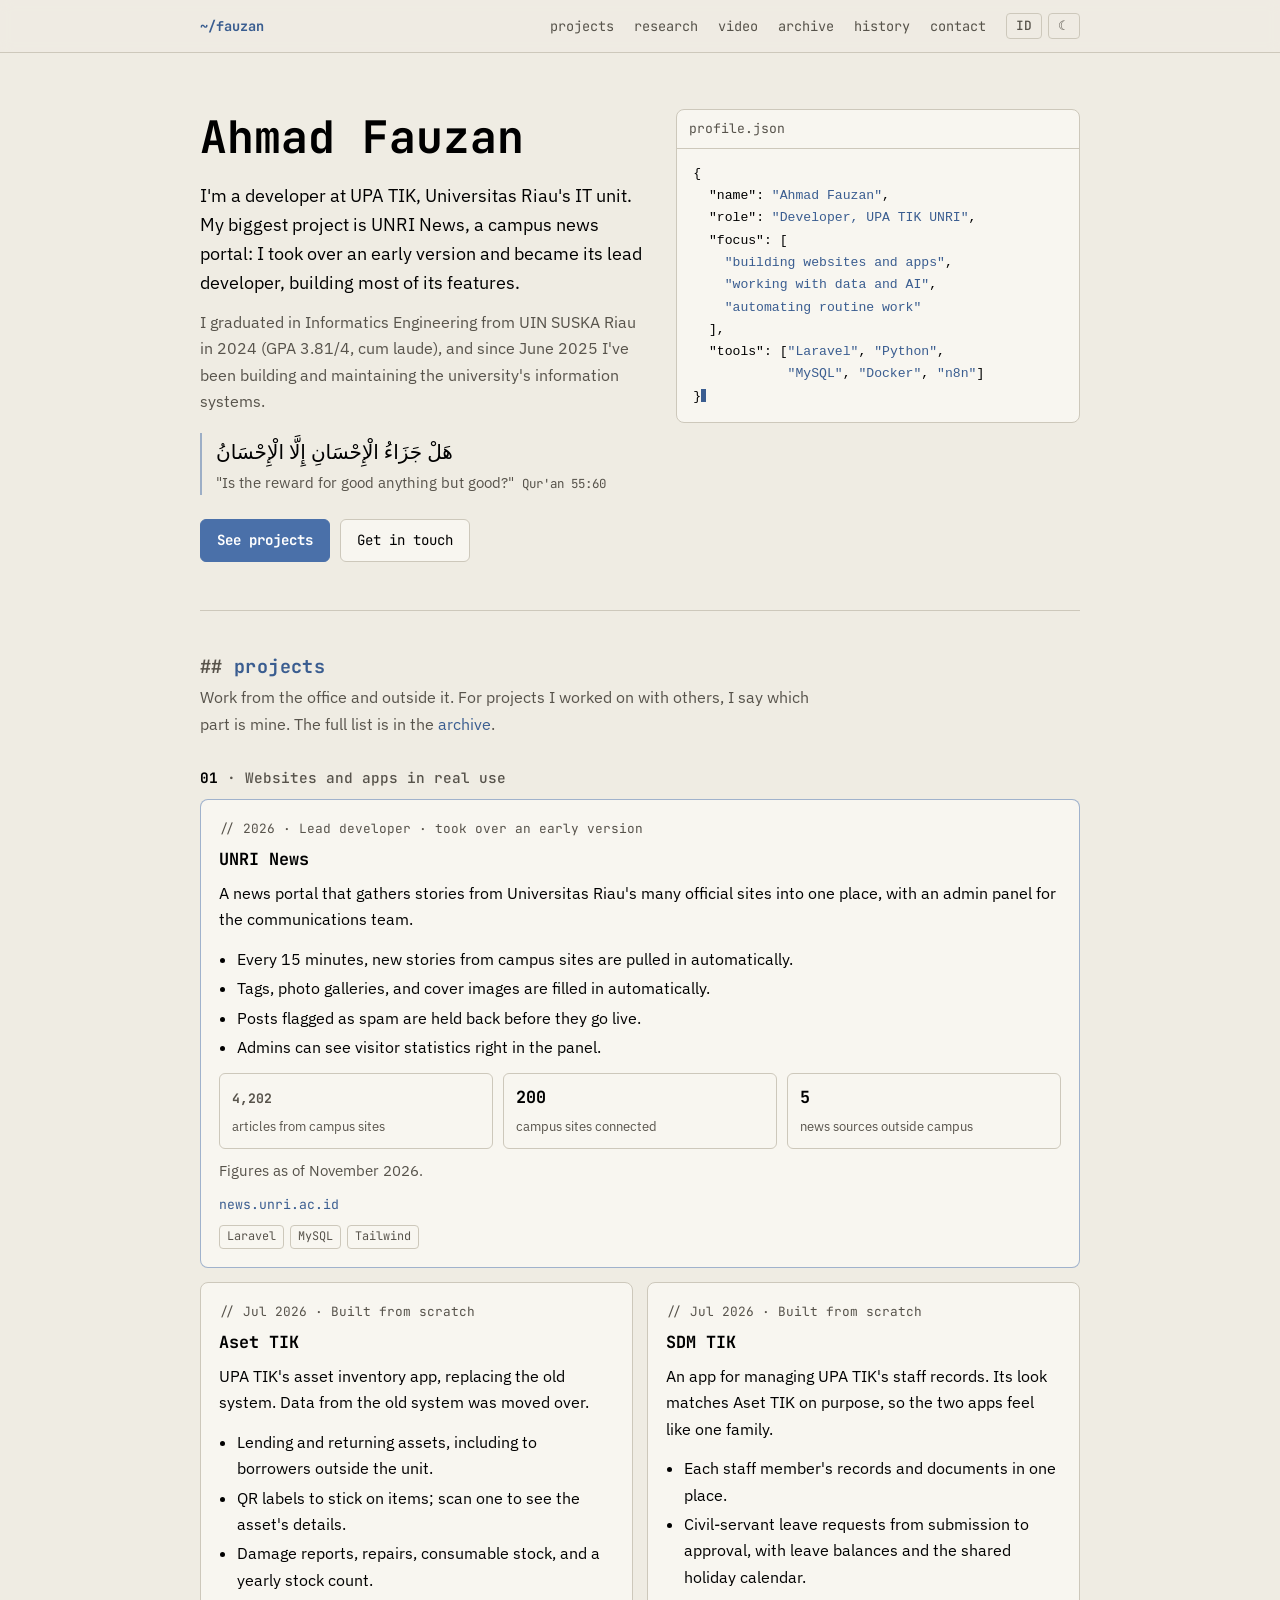
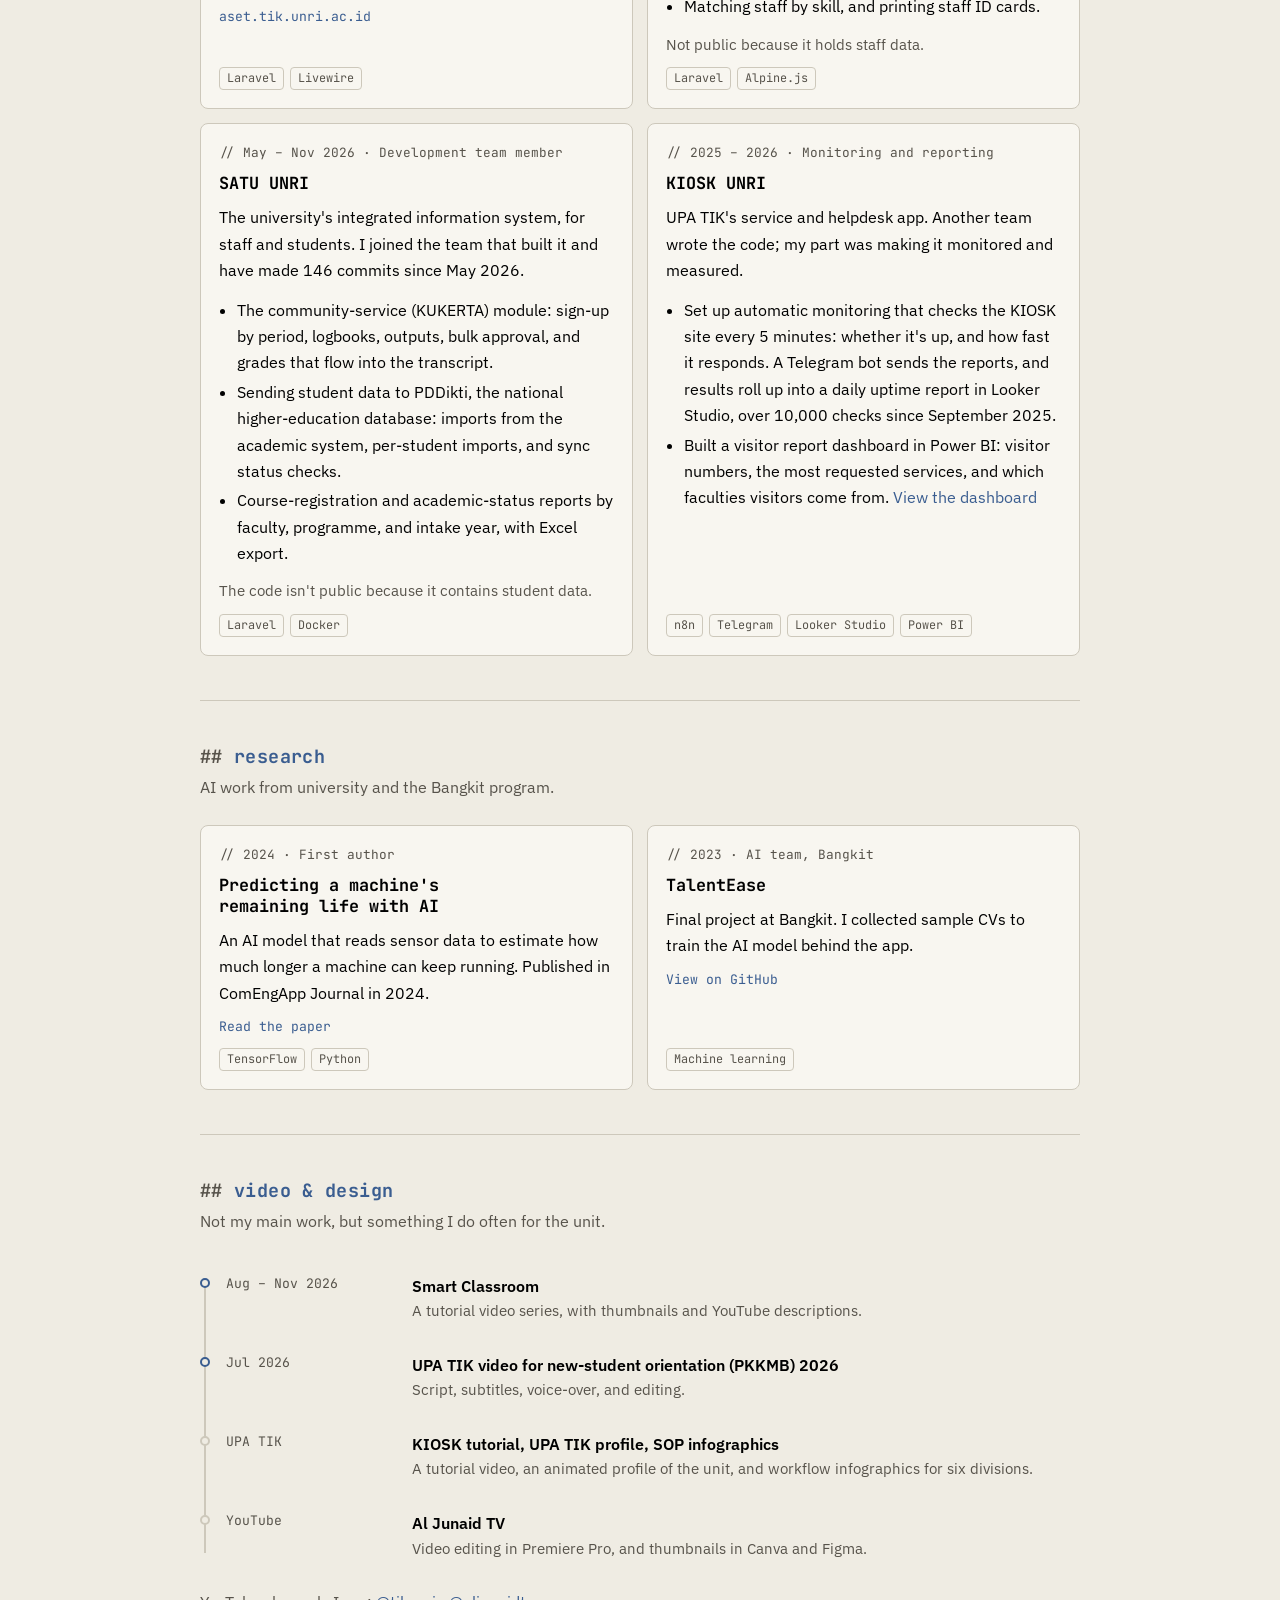
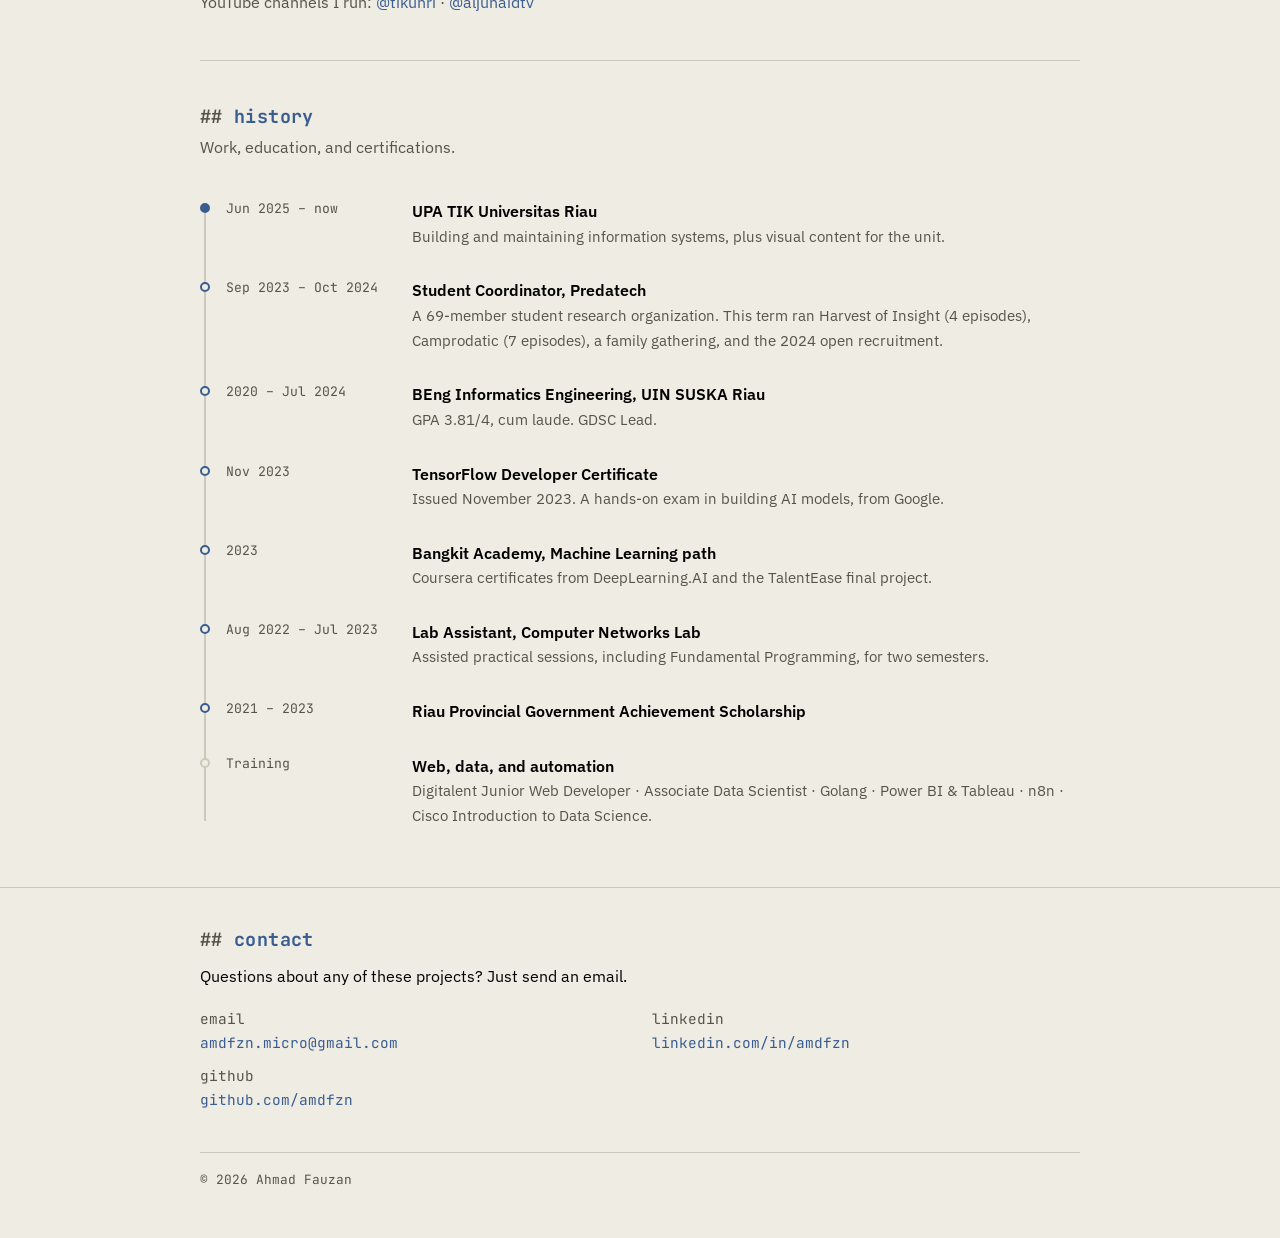
<file: index.html>
<!DOCTYPE html>
<html lang="en" data-title-id="Portofolio Ahmad Fauzan" data-title-en="Ahmad Fauzan · Portfolio">
<head>
<meta charset="utf-8">
<meta name="viewport" content="width=device-width, initial-scale=1">
<title>Ahmad Fauzan · Portfolio</title>
<meta property="og:type" content="website">
<meta property="og:title" content="Ahmad Fauzan — Backend &amp; Applied AI Developer">
<meta property="og:description" content="Laravel, Python, TensorFlow, n8n. UPA TIK Universitas Riau.">
<meta property="og:url" content="https://amdfzn.github.io/portfolio/">
<meta property="og:image" content="https://amdfzn.github.io/portfolio/og-image.png">
<meta property="og:image:width" content="1200">
<meta property="og:image:height" content="630">
<meta name="twitter:card" content="summary_large_image">
<link rel="preconnect" href="https://fonts.googleapis.com">
<link rel="preconnect" href="https://fonts.gstatic.com" crossorigin>
<link href="https://fonts.googleapis.com/css2?family=IBM+Plex+Sans:wght@400;500;600&family=JetBrains+Mono:wght@400;500;700&display=swap" rel="stylesheet">
<link rel="stylesheet" href="site.css">
<script src="site.js"></script>
<style>
/* Layout: satu kolom 920px, kotak profil, kelompok proyek, lalu riwayat dan kontak. Warna di site.css. */
* { box-sizing: border-box; }
html { scroll-behavior: smooth; }
body { margin: 0; background: var(--bg); color: var(--text); font: 400 16px/1.65 var(--sans); }
a { color: var(--accent); text-decoration: none; }
a:hover { text-decoration: underline; }
:focus-visible { outline: 2px solid var(--accent); outline-offset: 3px; }
.wrap { max-width: 920px; margin: 0 auto; padding: 0 20px; }
h1, h2, h3 { font-family: var(--mono); font-weight: 700; margin: 0; text-wrap: balance; line-height: 1.25; }
h2 { font-size: 1.15rem; color: var(--accent); letter-spacing: .02em; }
h2::before { content: "## "; color: var(--muted); }
h3 { font-size: 1.05rem; color: var(--text); }
p { margin: 0; }
.ph { font-family: var(--mono); font-size: .85em; color: var(--accent); background: var(--accent-soft); border: 1px dashed var(--accent-line); border-radius: 4px; padding: 0 5px; white-space: nowrap; }

/* hero */
.hero { padding: 56px 0 48px; display: grid; grid-template-columns: 1.1fr 1fr; gap: 32px; align-items: start; }
.hero h1 { font-size: clamp(1.9rem, 5vw, 2.8rem); }
.hero .lead { margin-top: 16px; font-size: 1.1rem; max-width: 52ch; }
.hero .sub { margin-top: 12px; color: var(--muted); max-width: 52ch; }
.ayat { margin: 18px 0 0; padding-left: 14px; border-left: 2px solid var(--accent-line); color: var(--muted); font-size: .92rem; }
.ayat [lang="ar"] { font-size: 1.25rem; color: var(--text); line-height: 1.9; text-align: left; }
.ayat cite { white-space: nowrap; font-style: normal; font-family: var(--mono); font-size: .78rem; margin-left: 4px; }
.cta { display: flex; flex-wrap: wrap; gap: 10px; margin-top: 24px; }
.btn { font-family: var(--mono); font-size: .88rem; padding: 9px 16px; border-radius: 6px; border: 1px solid var(--line); color: var(--text); background: var(--surface); }
.btn.primary { background: var(--blue); color: #fff; border-color: var(--blue); font-weight: 700; }
.btn:hover { text-decoration: none; border-color: var(--accent); }
.term { background: var(--surface); border: 1px solid var(--line); border-radius: 8px; overflow: hidden; font-family: var(--mono); font-size: .82rem; }
.term .bar { padding: 8px 12px; border-bottom: 1px solid var(--line); color: var(--muted); }
.term pre { margin: 0; padding: 14px 16px; overflow-x: auto; line-height: 1.7; }
.k { color: var(--text); } .s { color: var(--accent); }

section { padding: 44px 0; border-top: 1px solid var(--line); }
.sec-head { display: flex; flex-direction: column; gap: 6px; margin-bottom: 24px; }
.sec-head p { color: var(--muted); max-width: 62ch; }

/* proyek */
.group { margin-top: 32px; }
.group > h3 { font-size: .9rem; color: var(--muted); font-weight: 500; margin-bottom: 12px; }
.group > h3 b { color: var(--text); }
.cards { display: grid; grid-template-columns: repeat(2, 1fr); gap: 14px; }
.card { background: var(--surface); border: 1px solid var(--line); border-radius: 8px; padding: 18px; display: flex; flex-direction: column; gap: 10px; }
.card.feature { grid-column: 1 / -1; border-color: var(--accent-line); }
.card .role { font-family: var(--mono); font-size: .8rem; color: var(--muted); }
.card .role::before { content: "// "; }
.card ul { margin: 0; padding-left: 18px; }
.card li { margin: 3px 0; }
.card .muted { color: var(--muted); font-size: .92rem; }
.tags { display: flex; flex-wrap: wrap; gap: 6px; margin-top: auto; }
.tags span { font-family: var(--mono); font-size: .74rem; color: var(--muted); border: 1px solid var(--line); border-radius: 4px; padding: 1px 7px; }
.links { display: flex; gap: 14px; flex-wrap: wrap; font-family: var(--mono); font-size: .82rem; }
.stats { display: grid; grid-template-columns: repeat(3, 1fr); gap: 10px; }
.stats div { border: 1px solid var(--line); border-radius: 6px; padding: 10px 12px; }
.stats b { display: block; font-family: var(--mono); font-size: 1.05rem; }
.stats span { font-size: .82rem; color: var(--muted); }

/* daftar: garis waktu vertikal, urut dari yang terbaru */
.rows { position: relative; }
.rows::before { content: ""; position: absolute; left: 4px; top: 22px; bottom: 22px; width: 2px; background: var(--line); }
.row { position: relative; display: grid; grid-template-columns: 170px 1fr; gap: 16px; padding: 14px 0 14px 26px; }
.row::before { content: ""; position: absolute; left: 0; top: 19px; width: 10px; height: 10px; border-radius: 50%; background: var(--bg); border: 2px solid var(--accent); box-sizing: border-box; }
.row.now::before { background: var(--accent); }
.row.nodate::before { border-color: var(--line); }
.row .when { font-family: var(--mono); font-size: .82rem; color: var(--muted); }
.row b { font-weight: 600; }
.row p { color: var(--muted); font-size: .94rem; }
.after { margin-top: 14px; color: var(--muted); }

footer { padding: 40px 0 48px; border-top: 1px solid var(--line); }
footer .note { margin-top: 12px; max-width: 60ch; }
footer .contact { display: grid; grid-template-columns: repeat(2, 1fr); gap: 10px 24px; font-family: var(--mono); font-size: .9rem; margin-top: 18px; }
footer .contact span { color: var(--muted); }
.copy { margin-top: 40px; padding-top: 16px; border-top: 1px solid var(--line); display: flex; justify-content: space-between; gap: 12px; flex-wrap: wrap; color: var(--muted); font-size: .8rem; font-family: var(--mono); }
.caret { display: inline-block; width: .6ch; height: 1em; background: var(--accent); vertical-align: -2px; animation: blink 1.1s steps(1) infinite; }
@keyframes blink { 50% { opacity: 0; } }
@media (prefers-reduced-motion: reduce) { .caret { animation: none; } html { scroll-behavior: auto; } }
@media (max-width: 760px) {
  .hero { grid-template-columns: 1fr; padding-top: 36px; }
  .cards { grid-template-columns: 1fr; }
  .stats { grid-template-columns: 1fr; }
  .row { grid-template-columns: 1fr; gap: 4px; }
  footer .contact { grid-template-columns: 1fr; }
}
</style>
</head>
<body>

<nav class="nav" aria-label="Menu">
  <div class="wrap">
    <a class="brand" href="#atas">~/fauzan</a>
    <div class="menu" id="menu">
      <a href="#proyek"><span lang="id">proyek</span><span lang="en">projects</span></a>
      <a href="#riset"><span lang="id">riset</span><span lang="en">research</span></a>
      <a href="#video">video</a>
      <a href="eksplorasi.html"><span lang="id">eksplorasi</span><span lang="en">archive</span></a>
      <a href="#riwayat"><span lang="id">riwayat</span><span lang="en">history</span></a>
      <a href="#kontak"><span lang="id">kontak</span><span lang="en">contact</span></a>
    </div>
    <div class="toggles"><button id="bahasa" type="button">ID</button><button id="tema" type="button">☀</button><button class="burger" type="button" aria-label="Menu" aria-controls="menu" aria-expanded="false">☰</button></div>
  </div>
</nav>

<main class="wrap" id="atas">

  <header class="hero">
    <div>
      <h1>Ahmad Fauzan</h1>
      <p class="lead" lang="id">Saya developer di UPA TIK Universitas Riau. Proyek terbesar saya UNRI News, portal berita kampus: saya melanjutkan versi awalnya, lalu menjadi developer utama yang mengerjakan sebagian besar fiturnya.</p>
      <p class="lead" lang="en">I'm a developer at UPA TIK, Universitas Riau's IT unit. My biggest project is UNRI News, a campus news portal: I took over an early version and became its lead developer, building most of its features.</p>
      <p class="sub" lang="id">Lulus S1 Teknik Informatika UIN SUSKA Riau tahun 2024 (IPK 3,81, cum laude), lalu sejak Juni 2025 mengembangkan dan merawat sistem informasi kampus.</p>
      <p class="sub" lang="en">I graduated in Informatics Engineering from UIN SUSKA Riau in 2024 (GPA 3.81/4, cum laude), and since June 2025 I've been building and maintaining the university's information systems.</p>
      <blockquote class="ayat">
        <p lang="ar" dir="rtl">هَلْ جَزَاءُ الْإِحْسَانِ إِلَّا الْإِحْسَانُ</p>
        <p lang="id">"Tidak ada balasan untuk kebaikan selain kebaikan (pula)." <cite>QS. Ar-Rahman: 60</cite></p>
        <p lang="en">"Is the reward for good anything but good?" <cite>Qur'an 55:60</cite></p>
      </blockquote>
      <div class="cta">
        <a class="btn primary" href="#proyek"><span lang="id">Lihat proyek</span><span lang="en">See projects</span></a>
        <a class="btn" href="#kontak"><span lang="id">Hubungi saya</span><span lang="en">Get in touch</span></a>
      </div>
    </div>
    <div class="term">
      <div class="bar"><span lang="id">profil.json</span><span lang="en">profile.json</span></div>
<pre lang="id">{
  <span class="k">"nama"</span>: <span class="s">"Ahmad Fauzan"</span>,
  <span class="k">"posisi"</span>: <span class="s">"Pengembang, UPA TIK UNRI"</span>,
  <span class="k">"fokus"</span>: [
    <span class="s">"membangun website dan aplikasi"</span>,
    <span class="s">"mengolah data dan AI"</span>,
    <span class="s">"mengotomatiskan pekerjaan"</span>
  ],
  <span class="k">"alat"</span>: [<span class="s">"Laravel"</span>, <span class="s">"Python"</span>,
           <span class="s">"MySQL"</span>, <span class="s">"Docker"</span>, <span class="s">"n8n"</span>]
}<span class="caret" aria-hidden="true"></span></pre>
<pre lang="en">{
  <span class="k">"name"</span>: <span class="s">"Ahmad Fauzan"</span>,
  <span class="k">"role"</span>: <span class="s">"Developer, UPA TIK UNRI"</span>,
  <span class="k">"focus"</span>: [
    <span class="s">"building websites and apps"</span>,
    <span class="s">"working with data and AI"</span>,
    <span class="s">"automating routine work"</span>
  ],
  <span class="k">"tools"</span>: [<span class="s">"Laravel"</span>, <span class="s">"Python"</span>,
            <span class="s">"MySQL"</span>, <span class="s">"Docker"</span>, <span class="s">"n8n"</span>]
}<span class="caret" aria-hidden="true"></span></pre>
    </div>
  </header>

  <section id="proyek">
    <div class="sec-head">
      <h2><span lang="id">proyek</span><span lang="en">projects</span></h2>
      <p lang="id">Yang saya kerjakan di kantor dan di luar jam kerja. Untuk proyek yang saya kerjakan bersama orang lain, saya tulis bagian mana yang saya pegang. Daftar lengkapnya ada di <a href="eksplorasi.html">halaman eksplorasi</a>.</p>
      <p lang="en">Work from the office and outside it. For projects I worked on with others, I say which part is mine. The full list is in the <a href="eksplorasi.html">archive</a>.</p>
    </div>

    <div class="group">
      <h3><b>01</b> · <span lang="id">Website dan aplikasi yang sudah dipakai</span><span lang="en">Websites and apps in real use</span></h3>
      <div class="cards">

        <article class="card feature">
          <span class="role"><span lang="id">2026 · Developer utama · melanjutkan versi awal</span><span lang="en">2026 · Lead developer · took over an early version</span></span>
          <h3>UNRI News</h3>
          <p lang="id">Portal berita yang mengumpulkan kabar dari banyak situs resmi Universitas Riau di satu tempat, dengan panel admin untuk tim humas.</p>
          <p lang="en">A news portal that gathers stories from Universitas Riau's many official sites into one place, with an admin panel for the communications team.</p>
          <ul>
            <li lang="id">Setiap 15 menit, berita baru dari situs-situs kampus diambil otomatis.</li>
            <li lang="en">Every 15 minutes, new stories from campus sites are pulled in automatically.</li>
            <li lang="id">Tag, galeri foto, dan gambar sampul diisi otomatis.</li>
            <li lang="en">Tags, photo galleries, and cover images are filled in automatically.</li>
            <li lang="id">Tulisan yang terdeteksi spam ditahan sebelum tampil.</li>
            <li lang="en">Posts flagged as spam are held back before they go live.</li>
            <li lang="id">Admin bisa melihat statistik pengunjung langsung dari panel.</li>
            <li lang="en">Admins can see visitor statistics right in the panel.</li>
          </ul>
          <div class="stats">
            <div><b><span lang="id">4.202</span><span lang="en">4,202</span></b><span lang="id">artikel dari situs-situs kampus</span><span lang="en">articles from campus sites</span></div>
            <div><b>200</b><span lang="id">situs kampus terhubung</span><span lang="en">campus sites connected</span></div>
            <div><b>5</b><span lang="id">sumber berita dari luar kampus</span><span lang="en">news sources outside campus</span></div>
          </div>
          <p class="muted" lang="id">Angka per November 2026.</p>
          <p class="muted" lang="en">Figures as of November 2026.</p>
          <div class="links"><a href="https://news.unri.ac.id" target="_blank" rel="noopener">news.unri.ac.id</a></div>
          <div class="tags"><span>Laravel</span><span>MySQL</span><span>Tailwind</span></div>
        </article>

        <article class="card">
          <span class="role"><span lang="id">Jul 2026 · Saya bangun dari nol</span><span lang="en">Jul 2026 · Built from scratch</span></span>
          <h3>Aset TIK</h3>
          <p lang="id">Aplikasi inventaris aset UPA TIK yang menggantikan sistem lama. Data dari sistem lama dipindahkan ke aplikasi ini.</p>
          <p lang="en">UPA TIK's asset inventory app, replacing the old system. Data from the old system was moved over.</p>
          <ul>
            <li lang="id">Peminjaman dan pengembalian aset, termasuk ke peminjam dari luar unit.</li>
            <li lang="en">Lending and returning assets, including to borrowers outside the unit.</li>
            <li lang="id">Label QR untuk ditempel di barang; dipindai untuk melihat info asetnya.</li>
            <li lang="en">QR labels to stick on items; scan one to see the asset's details.</li>
            <li lang="id">Laporan kerusakan, perbaikan, stok barang habis pakai, dan stock opname tahunan.</li>
            <li lang="en">Damage reports, repairs, consumable stock, and a yearly stock count.</li>
          </ul>
          <div class="links"><a href="https://aset.tik.unri.ac.id" target="_blank" rel="noopener">aset.tik.unri.ac.id</a></div>
          <div class="tags"><span>Laravel</span><span>Livewire</span></div>
        </article>

        <article class="card">
          <span class="role"><span lang="id">Jul 2026 · Saya bangun dari nol</span><span lang="en">Jul 2026 · Built from scratch</span></span>
          <h3>SDM TIK</h3>
          <p lang="id">Aplikasi pengelolaan data pegawai UPA TIK. Tampilannya sengaja disamakan dengan Aset TIK supaya kedua aplikasi terasa satu keluarga.</p>
          <p lang="en">An app for managing UPA TIK's staff records. Its look matches Aset TIK on purpose, so the two apps feel like one family.</p>
          <ul>
            <li lang="id">Data dan dokumen tiap pegawai di satu tempat.</li>
            <li lang="en">Each staff member's records and documents in one place.</li>
            <li lang="id">Pengajuan cuti ASN dari awal sampai disetujui, lengkap dengan sisa cuti dan kalender cuti bersama.</li>
            <li lang="en">Civil-servant leave requests from submission to approval, with leave balances and the shared holiday calendar.</li>
            <li lang="id">Pencocokan keahlian pegawai, dan cetak kartu identitas pegawai.</li>
            <li lang="en">Matching staff by skill, and printing staff ID cards.</li>
          </ul>
          <p class="muted" lang="id">Tidak dipublikasikan karena berisi data pegawai.</p>
          <p class="muted" lang="en">Not public because it holds staff data.</p>
          <div class="tags"><span>Laravel</span><span>Alpine.js</span></div>
        </article>

        <article class="card">
          <span class="role"><span lang="id">Mei – Nov 2026 · Anggota tim pengembang</span><span lang="en">May – Nov 2026 · Development team member</span></span>
          <h3>SATU UNRI</h3>
          <p lang="id">Sistem informasi terpadu kampus, untuk admin dan mahasiswa. Saya bergabung dengan tim yang sudah lebih dulu membangunnya, dan sejak Mei 2026 menulis 146 commit di dalamnya.</p>
          <p lang="en">The university's integrated information system, for staff and students. I joined the team that built it and have made 146 commits since May 2026.</p>
          <ul>
            <li lang="id">Modul KUKERTA (kuliah kerja nyata): pendaftaran per periode, logbook, luaran, persetujuan massal, sampai nilai yang masuk ke transkrip.</li>
            <li lang="en">The community-service (KUKERTA) module: sign-up by period, logbooks, outputs, bulk approval, and grades that flow into the transcript.</li>
            <li lang="id">Pengiriman data mahasiswa ke PDDikti: impor dari sistem akademik, impor per NIM, dan pengecekan status sinkronisasi.</li>
            <li lang="en">Sending student data to PDDikti, the national higher-education database: imports from the academic system, per-student imports, and sync status checks.</li>
            <li lang="id">Rekap status KRS dan status akademik mahasiswa per fakultas, prodi, dan angkatan, lengkap dengan ekspor Excel.</li>
            <li lang="en">Course-registration and academic-status reports by faculty, programme, and intake year, with Excel export.</li>
          </ul>
          <p class="muted" lang="id">Kode dan data tidak dipublikasikan karena berisi data mahasiswa.</p>
          <p class="muted" lang="en">The code isn't public because it contains student data.</p>
          <div class="tags"><span>Laravel</span><span>Docker</span></div>
        </article>

        <article class="card">
          <span class="role"><span lang="id">2025 – 2026 · Pemantauan dan laporan</span><span lang="en">2025 – 2026 · Monitoring and reporting</span></span>
          <h3>KIOSK UNRI</h3>
          <p lang="id">Aplikasi layanan dan helpdesk UPA TIK. Kodenya ditulis tim lain; bagian saya membuat aplikasi ini terpantau dan terukur.</p>
          <p lang="en">UPA TIK's service and helpdesk app. Another team wrote the code; my part was making it monitored and measured.</p>
          <ul>
            <li lang="id">Membuat pemantauan otomatis yang memeriksa situs KIOSK setiap 5 menit: hidup atau mati, dan seberapa cepat merespons. Laporannya dikirim lewat bot Telegram dan direkap jadi laporan uptime harian di Looker Studio, lebih dari 10.000 pemeriksaan sejak September 2025.</li>
            <li lang="en">Set up automatic monitoring that checks the KIOSK site every 5 minutes: whether it's up, and how fast it responds. A Telegram bot sends the reports, and results roll up into a daily uptime report in Looker Studio, over 10,000 checks since September 2025.</li>
            <li lang="id">Membuat dashboard laporan pengunjung di Power BI: jumlah pengunjung, layanan yang paling banyak dicari, dan asal fakultas. <a href="https://app.powerbi.com/view?r=eyJrIjoiNWRhMzQ4OWMtNmQ3Ny00YjRiLWE1ZmUtZmEyMWJhMWMzMDg4IiwidCI6IjEwOTc3MWNhLTE3NmQtNGMxMS05M2E2LTNjYTk0YjA4ZGYyZiIsImMiOjEwfQ%3D%3D" target="_blank" rel="noopener">Lihat dashboard</a></li>
            <li lang="en">Built a visitor report dashboard in Power BI: visitor numbers, the most requested services, and which faculties visitors come from. <a href="https://app.powerbi.com/view?r=eyJrIjoiNWRhMzQ4OWMtNmQ3Ny00YjRiLWE1ZmUtZmEyMWJhMWMzMDg4IiwidCI6IjEwOTc3MWNhLTE3NmQtNGMxMS05M2E2LTNjYTk0YjA4ZGYyZiIsImMiOjEwfQ%3D%3D" target="_blank" rel="noopener">View the dashboard</a></li>
          </ul>
          <div class="tags"><span>n8n</span><span>Telegram</span><span>Looker Studio</span><span>Power BI</span></div>
        </article>

      </div>
    </div>
  </section>

  <section id="riset">
    <div class="sec-head">
      <h2><span lang="id">riset</span><span lang="en">research</span></h2>
      <p lang="id">Pekerjaan AI dari masa kuliah dan program Bangkit.</p>
      <p lang="en">AI work from university and the Bangkit program.</p>
    </div>
    <div class="cards">
      <article class="card">
        <span class="role"><span lang="id">2024 · Penulis pertama</span><span lang="en">2024 · First author</span></span>
        <h3><span lang="id">Memprediksi sisa umur mesin dengan AI</span><span lang="en">Predicting a machine's remaining life with AI</span></h3>
        <p lang="id">Model AI yang membaca data sensor untuk memperkirakan berapa lama lagi sebuah mesin bisa dipakai. Terbit di ComEngApp Journal tahun 2024.</p>
        <p lang="en">An AI model that reads sensor data to estimate how much longer a machine can keep running. Published in ComEngApp Journal in 2024.</p>
        <div class="links"><a href="https://doi.org/10.18495/comengapp.v13i3.484" target="_blank" rel="noopener"><span lang="id">Baca paper</span><span lang="en">Read the paper</span></a></div>
        <div class="tags"><span>TensorFlow</span><span>Python</span></div>
      </article>
      <article class="card">
        <span class="role"><span lang="id">2023 · Tim AI, Bangkit</span><span lang="en">2023 · AI team, Bangkit</span></span>
        <h3>TalentEase</h3>
        <p lang="id">Proyek akhir Bangkit. Saya mengumpulkan contoh CV untuk melatih model AI yang dipakai aplikasinya.</p>
        <p lang="en">Final project at Bangkit. I collected sample CVs to train the AI model behind the app.</p>
        <div class="links"><a href="https://github.com/talentease" target="_blank" rel="noopener"><span lang="id">Lihat di GitHub</span><span lang="en">View on GitHub</span></a></div>
        <div class="tags"><span>Machine learning</span></div>
      </article>
    </div>
  </section>

  <section id="video">
    <div class="sec-head">
      <h2><span lang="id">video &amp; desain</span><span lang="en">video &amp; design</span></h2>
      <p lang="id">Bukan pekerjaan utama saya, tapi cukup sering saya kerjakan untuk unit.</p>
      <p lang="en">Not my main work, but something I do often for the unit.</p>
    </div>
    <div class="rows">
      <div class="row"><div class="when"><span lang="id">Agu – Nov 2026</span><span lang="en">Aug – Nov 2026</span></div><div><b>Smart Classroom</b><p lang="id">Seri video tutorial, lengkap dengan gambar sampul dan deskripsinya di YouTube.</p><p lang="en">A tutorial video series, with thumbnails and YouTube descriptions.</p></div></div>
      <div class="row"><div class="when">Jul 2026</div><div><b><span lang="id">Video PKKMB 2026 UPA TIK</span><span lang="en">UPA TIK video for new-student orientation (PKKMB) 2026</span></b><p lang="id">Menulis naskah, membuat subtitle, mengisi suara, dan mengedit.</p><p lang="en">Script, subtitles, voice-over, and editing.</p></div></div>
      <div class="row nodate"><div class="when">UPA TIK</div><div><b><span lang="id">Tutorial KIOSK, profil UPA TIK, infografis SOP</span><span lang="en">KIOSK tutorial, UPA TIK profile, SOP infographics</span></b><p lang="id">Video tutorial, video animasi profil unit, dan infografis alur kerja enam divisi.</p><p lang="en">A tutorial video, an animated profile of the unit, and workflow infographics for six divisions.</p></div></div>
      <div class="row nodate"><div class="when">YouTube</div><div><b>Al Junaid TV</b><p lang="id">Mengedit video dengan Premiere Pro, dan membuat thumbnail di Canva dan Figma.</p><p lang="en">Video editing in Premiere Pro, and thumbnails in Canva and Figma.</p></div></div>
    </div>
    <p class="after"><span lang="id">Channel YouTube yang saya kelola:</span><span lang="en">YouTube channels I run:</span> <a href="https://www.youtube.com/@tikunri" target="_blank" rel="noopener">@tikunri</a> · <a href="https://www.youtube.com/@aljunaidtv" target="_blank" rel="noopener">@aljunaidtv</a></p>
  </section>

  <section id="riwayat">
    <div class="sec-head">
      <h2><span lang="id">riwayat</span><span lang="en">history</span></h2>
      <p lang="id">Pengalaman, pendidikan, dan sertifikasi.</p>
      <p lang="en">Work, education, and certifications.</p>
    </div>
    <div class="rows">
      <div class="row now"><div class="when"><span lang="id">Jun 2025 – sekarang</span><span lang="en">Jun 2025 – now</span></div><div><b>UPA TIK Universitas Riau</b><p lang="id">Pengembangan dan pemeliharaan sistem informasi, serta produksi konten visual unit.</p><p lang="en">Building and maintaining information systems, plus visual content for the unit.</p></div></div>
      <div class="row"><div class="when"><span lang="id">Sep 2023 – Okt 2024</span><span lang="en">Sep 2023 – Oct 2024</span></div><div><b><span lang="id">Koordinator Mahasiswa, Predatech</span><span lang="en">Student Coordinator, Predatech</span></b><p lang="id">Organisasi riset mahasiswa dengan 69 anggota. Pada periode ini berjalan Harvest of Insight (4 episode), Camprodatic (7 episode), Family Gathering, dan open recruitment 2024.</p><p lang="en">A 69-member student research organization. This term ran Harvest of Insight (4 episodes), Camprodatic (7 episodes), a family gathering, and the 2024 open recruitment.</p></div></div>
      <div class="row"><div class="when">2020 – Jul 2024</div><div><b><span lang="id">S1 Teknik Informatika, UIN SUSKA Riau</span><span lang="en">BEng Informatics Engineering, UIN SUSKA Riau</span></b><p lang="id">IPK 3,81, cum laude. Lead GDSC.</p><p lang="en">GPA 3.81/4, cum laude. GDSC Lead.</p></div></div>
      <div class="row"><div class="when">Nov 2023</div><div><b>TensorFlow Developer Certificate</b><p lang="id">Diterbitkan November 2023. Ujian praktik membuat model AI, dari Google.</p><p lang="en">Issued November 2023. A hands-on exam in building AI models, from Google.</p></div></div>
      <div class="row"><div class="when">2023</div><div><b><span lang="id">Bangkit Academy, jalur Machine Learning</span><span lang="en">Bangkit Academy, Machine Learning path</span></b><p lang="id">Sertifikat Coursera dari DeepLearning.AI dan proyek akhir TalentEase.</p><p lang="en">Coursera certificates from DeepLearning.AI and the TalentEase final project.</p></div></div>
      <div class="row"><div class="when"><span lang="id">Agu 2022 – Jul 2023</span><span lang="en">Aug 2022 – Jul 2023</span></div><div><b><span lang="id">Asisten Laboratorium Jaringan Komputer</span><span lang="en">Lab Assistant, Computer Networks Lab</span></b><p lang="id">Mendampingi praktikum, termasuk Pemrograman Fundamental, selama dua semester.</p><p lang="en">Assisted practical sessions, including Fundamental Programming, for two semesters.</p></div></div>
      <div class="row"><div class="when">2021 – 2023</div><div><b><span lang="id">Beasiswa Prestasi Pemerintah Provinsi Riau</span><span lang="en">Riau Provincial Government Achievement Scholarship</span></b></div></div>
      <div class="row nodate"><div class="when"><span lang="id">Pelatihan</span><span lang="en">Training</span></div><div><b><span lang="id">Web, data, dan otomasi</span><span lang="en">Web, data, and automation</span></b><p>Digitalent Junior Web Developer · Associate Data Scientist · Golang · Power BI &amp; Tableau · n8n · Cisco Introduction to Data Science.</p></div></div>
    </div>
  </section>

</main>

<footer id="kontak">
  <div class="wrap">
    <h2><span lang="id">kontak</span><span lang="en">contact</span></h2>
    <p class="note" lang="id">Ada pertanyaan soal salah satu proyek? Kirim email saja.</p>
    <p class="note" lang="en">Questions about any of these projects? Just send an email.</p>
    <div class="contact">
      <div><span>email</span><br><a href="mailto:amdfzn.micro@gmail.com">amdfzn.micro@gmail.com</a></div>
      <div><span>linkedin</span><br><a href="https://www.linkedin.com/in/amdfzn/" target="_blank" rel="noopener">linkedin.com/in/amdfzn</a></div>
      <div><span>github</span><br><a href="https://github.com/amdfzn" target="_blank" rel="noopener">github.com/amdfzn</a></div>
    </div>
    <div class="copy">
      <span>© 2026 Ahmad Fauzan</span>
    </div>
  </div>
</footer>

</body>
</html>
</file>
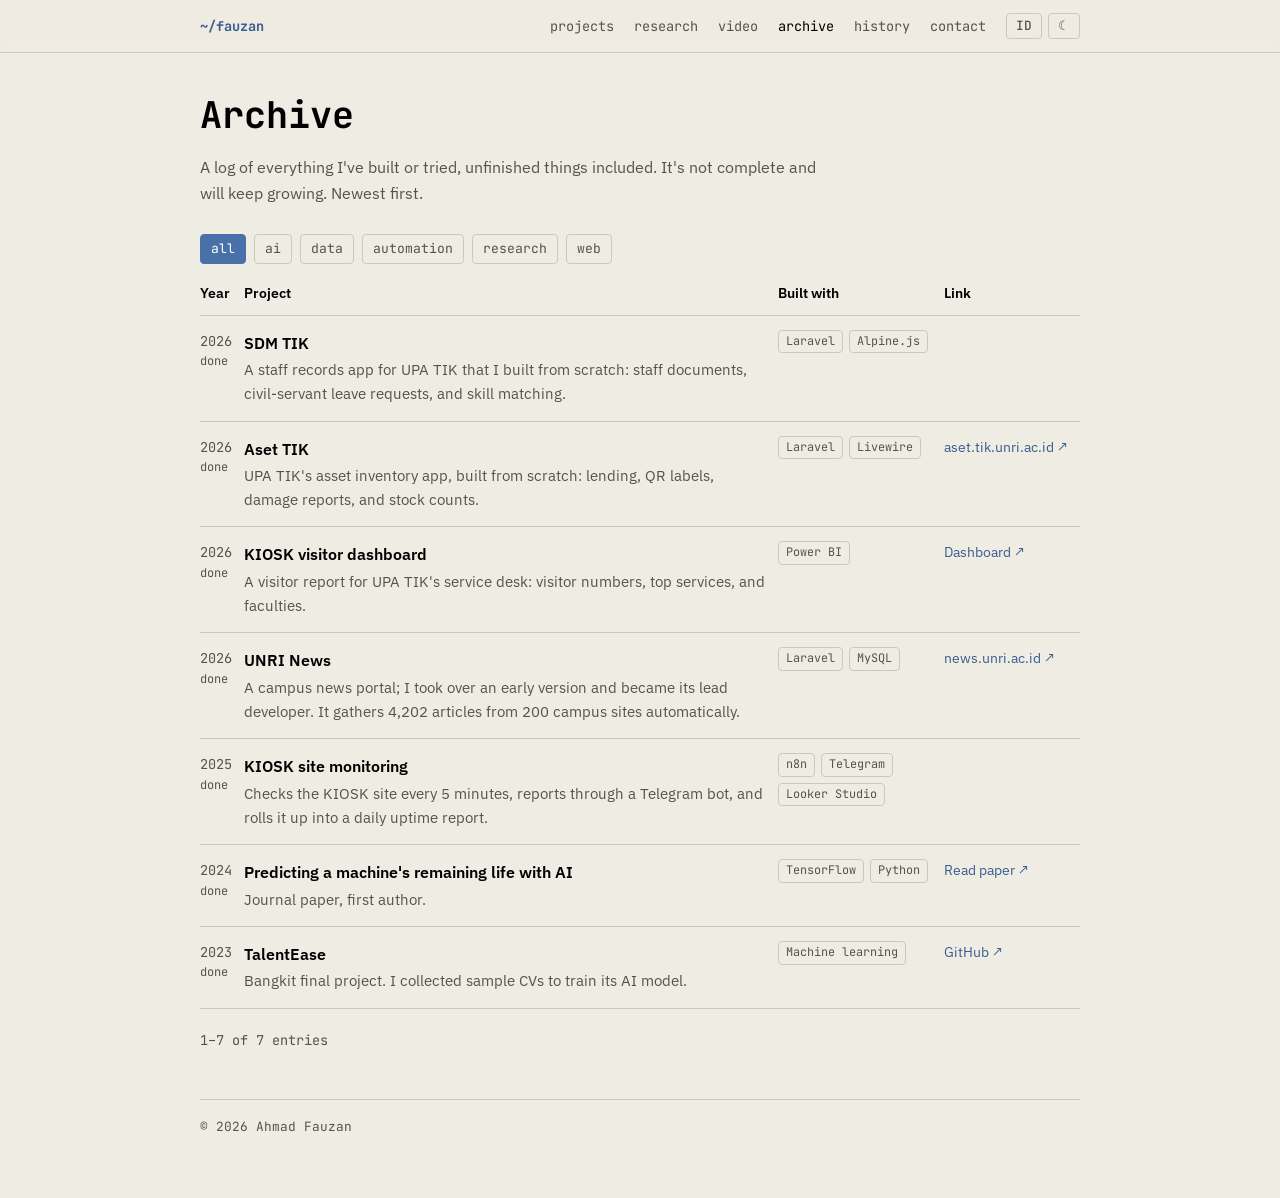
<file: eksplorasi.html>
<!DOCTYPE html>
<html lang="en" data-title-id="Eksplorasi · Ahmad Fauzan" data-title-en="Archive · Ahmad Fauzan">
<head>
<meta charset="utf-8">
<meta name="viewport" content="width=device-width, initial-scale=1">
<title>Archive · Ahmad Fauzan</title>
<meta property="og:type" content="website">
<meta property="og:title" content="Ahmad Fauzan — Project Archive">
<meta property="og:description" content="Laravel, Python, TensorFlow, n8n. UPA TIK Universitas Riau.">
<meta property="og:url" content="https://amdfzn.github.io/portfolio/eksplorasi.html">
<meta property="og:image" content="https://amdfzn.github.io/portfolio/og-image.png">
<meta property="og:image:width" content="1200">
<meta property="og:image:height" content="630">
<meta name="twitter:card" content="summary_large_image">
<link rel="preconnect" href="https://fonts.googleapis.com">
<link rel="preconnect" href="https://fonts.gstatic.com" crossorigin>
<link href="https://fonts.googleapis.com/css2?family=IBM+Plex+Sans:wght@400;500;600&family=JetBrains+Mono:wght@400;500;700&display=swap" rel="stylesheet">
<link rel="stylesheet" href="site.css">
<script src="site.js"></script>
<style>
/* Warna di site.css. */
* { box-sizing: border-box; }
body { margin: 0; background: var(--bg); color: var(--text); font: 400 16px/1.65 var(--sans); }
a { color: var(--accent); text-decoration: none; }
a:hover { text-decoration: underline; }
:focus-visible { outline: 2px solid var(--accent); outline-offset: 3px; }
.wrap { max-width: 920px; margin: 0 auto; padding: 32px 20px 48px; }
h1 { font-family: var(--mono); font-size: clamp(1.7rem, 4vw, 2.3rem); margin: 0 0 8px; }
.intro { color: var(--muted); max-width: 62ch; margin: 0 0 28px; }
.ph { font-family: var(--mono); font-size: .85em; color: var(--accent); background: var(--accent-soft); border: 1px dashed var(--accent-line); border-radius: 4px; padding: 0 5px; white-space: nowrap; }

.filter { display: flex; flex-wrap: wrap; gap: 8px; font-family: var(--mono); font-size: .82rem; margin-bottom: 18px; }
.filter a { color: var(--muted); border: 1px solid var(--line); border-radius: 4px; padding: 3px 10px; }
.filter a:hover { color: var(--text); text-decoration: none; border-color: var(--accent); }
.filter a[aria-current] { color: #fff; background: var(--blue); border-color: var(--blue); }

table { width: 100%; border-collapse: collapse; }
th { text-align: left; font-size: .85rem; font-weight: 600; padding: 0 12px 10px 0; border-bottom: 1px solid var(--line); }
td { padding: 14px 12px 14px 0; border-bottom: 1px solid var(--line); vertical-align: top; }
td.thn { font-family: var(--mono); font-size: .85rem; color: var(--muted); white-space: nowrap; }
.st { display: block; font-size: .75rem; color: var(--muted); }
.st.on { color: var(--accent); }
.st.ph { display: table; margin-top: 4px; }
td b { font-weight: 600; }
td p { margin: 2px 0 0; color: var(--muted); font-size: .92rem; }
.tags { display: flex; flex-wrap: wrap; gap: 6px; }
.tags span { font-family: var(--mono); font-size: .74rem; color: var(--muted); border: 1px solid var(--line); border-radius: 4px; padding: 1px 7px; }
td.link { font-size: .88rem; white-space: nowrap; }

.foot { display: flex; justify-content: space-between; align-items: center; gap: 16px; flex-wrap: wrap; margin-top: 20px; font-family: var(--mono); font-size: .85rem; color: var(--muted); }
.pager { display: flex; gap: 6px; }
.pager[hidden] { display: none; }
.pager a, .pager > span { min-width: 34px; text-align: center; padding: 4px 8px; border: 1px solid var(--line); border-radius: 4px; }
.pager a[aria-current] { background: var(--blue); border-color: var(--blue); color: #fff; }
.pager > span { opacity: .4; }
.copy { margin-top: 48px; padding-top: 16px; border-top: 1px solid var(--line); color: var(--muted); font-size: .8rem; font-family: var(--mono); }

@media (max-width: 760px) {
  thead { display: none; }
  tr { display: grid; grid-template-columns: 1fr auto; gap: 6px 12px; padding: 14px 0; border-bottom: 1px solid var(--line); }
  tr[hidden] { display: none; }
  td { padding: 0; border: 0; }
  td.judul, td.stack { grid-column: 1 / -1; }
  td.thn { order: -1; display: flex; gap: 10px; align-items: baseline; }
  .st.ph { margin-top: 0; }
}
</style>
</head>
<body>
<nav class="nav" aria-label="Menu">
  <div class="wrap">
    <a class="brand" href="index.html">~/fauzan</a>
    <div class="menu" id="menu">
      <a href="index.html#proyek"><span lang="id">proyek</span><span lang="en">projects</span></a>
      <a href="index.html#riset"><span lang="id">riset</span><span lang="en">research</span></a>
      <a href="index.html#video">video</a>
      <a href="eksplorasi.html" aria-current="page"><span lang="id">eksplorasi</span><span lang="en">archive</span></a>
      <a href="index.html#riwayat"><span lang="id">riwayat</span><span lang="en">history</span></a>
      <a href="index.html#kontak"><span lang="id">kontak</span><span lang="en">contact</span></a>
    </div>
    <div class="toggles"><button id="bahasa" type="button">ID</button><button id="tema" type="button">☀</button><button class="burger" type="button" aria-label="Menu" aria-controls="menu" aria-expanded="false">☰</button></div>
  </div>
</nav>

<main class="wrap">
  <h1><span lang="id">Eksplorasi</span><span lang="en">Archive</span></h1>
  <p class="intro" lang="id">Catatan semua yang pernah saya bangun atau coba, termasuk yang belum selesai. Belum lengkap, dan akan terus bertambah. Yang paling baru di atas.</p>
  <p class="intro" lang="en">A log of everything I've built or tried, unfinished things included. It's not complete and will keep growing. Newest first.</p>

  <nav class="filter" id="filter" aria-label="Filter"></nav>

  <table id="daftar">
    <thead><tr>
      <th><span lang="id">Tahun</span><span lang="en">Year</span></th>
      <th><span lang="id">Eksplorasi</span><span lang="en">Project</span></th>
      <th><span lang="id">Teknologi</span><span lang="en">Built with</span></th>
      <th>Link</th>
    </tr></thead>
    <!-- Tambah entri baru: salin satu <tr>, taruh paling atas. data-tags dipisah spasi (nama tag lihat LABEL di skrip bawah).
         Status: <span class="st on">…berjalan/ongoing…</span> atau <span class="st">…selesai/done…</span>. Teks dwibahasa: pasangan lang="id" dan lang="en". -->
    <tbody data-per="10">
      <tr data-tags="web">
        <td class="thn">2026<span class="st"><span lang="id">selesai</span><span lang="en">done</span></span></td>
        <td class="judul"><b>SDM TIK</b><p lang="id">Aplikasi data pegawai UPA TIK yang saya bangun dari nol: dokumen pegawai, pengajuan cuti ASN, dan pencocokan keahlian.</p><p lang="en">A staff records app for UPA TIK that I built from scratch: staff documents, civil-servant leave requests, and skill matching.</p></td>
        <td class="stack"><div class="tags"><span>Laravel</span><span>Alpine.js</span></div></td>
        <td class="link"></td>
      </tr>
      <tr data-tags="web">
        <td class="thn">2026<span class="st"><span lang="id">selesai</span><span lang="en">done</span></span></td>
        <td class="judul"><b>Aset TIK</b><p lang="id">Aplikasi inventaris aset UPA TIK yang saya bangun dari nol: peminjaman, label QR, laporan kerusakan, dan stock opname.</p><p lang="en">UPA TIK's asset inventory app, built from scratch: lending, QR labels, damage reports, and stock counts.</p></td>
        <td class="stack"><div class="tags"><span>Laravel</span><span>Livewire</span></div></td>
        <td class="link"><a href="https://aset.tik.unri.ac.id" target="_blank" rel="noopener">aset.tik.unri.ac.id ↗</a></td>
      </tr>
      <tr data-tags="data">
        <td class="thn">2026<span class="st"><span lang="id">selesai</span><span lang="en">done</span></span></td>
        <td class="judul"><b><span lang="id">Dashboard pengunjung KIOSK</span><span lang="en">KIOSK visitor dashboard</span></b><p lang="id">Laporan pengunjung layanan UPA TIK: jumlah pengunjung, layanan terbanyak, dan asal fakultas.</p><p lang="en">A visitor report for UPA TIK's service desk: visitor numbers, top services, and faculties.</p></td>
        <td class="stack"><div class="tags"><span>Power BI</span></div></td>
        <td class="link"><a href="https://app.powerbi.com/view?r=eyJrIjoiNWRhMzQ4OWMtNmQ3Ny00YjRiLWE1ZmUtZmEyMWJhMWMzMDg4IiwidCI6IjEwOTc3MWNhLTE3NmQtNGMxMS05M2E2LTNjYTk0YjA4ZGYyZiIsImMiOjEwfQ%3D%3D" target="_blank" rel="noopener">Dashboard ↗</a></td>
      </tr>
      <tr data-tags="web otomasi">
        <td class="thn">2026<span class="st"><span lang="id">selesai</span><span lang="en">done</span></span></td>
        <td class="judul"><b>UNRI News</b><p lang="id">Portal berita kampus; saya melanjutkan versi awalnya dan menjadi developer utama. Mengumpulkan 4.202 artikel dari 200 situs kampus secara otomatis.</p><p lang="en">A campus news portal; I took over an early version and became its lead developer. It gathers 4,202 articles from 200 campus sites automatically.</p></td>
        <td class="stack"><div class="tags"><span>Laravel</span><span>MySQL</span></div></td>
        <td class="link"><a href="https://news.unri.ac.id" target="_blank" rel="noopener">news.unri.ac.id ↗</a></td>
      </tr>
      <tr data-tags="otomasi data">
        <td class="thn">2025<span class="st"><span lang="id">selesai</span><span lang="en">done</span></span></td>
        <td class="judul"><b><span lang="id">Pemantauan situs KIOSK</span><span lang="en">KIOSK site monitoring</span></b><p lang="id">Memeriksa situs KIOSK setiap 5 menit, melapor lewat bot Telegram, dan merekapnya jadi laporan uptime harian.</p><p lang="en">Checks the KIOSK site every 5 minutes, reports through a Telegram bot, and rolls it up into a daily uptime report.</p></td>
        <td class="stack"><div class="tags"><span>n8n</span><span>Telegram</span><span>Looker Studio</span></div></td>
        <td class="link"></td>
      </tr>
      <tr data-tags="ai riset">
        <td class="thn">2024<span class="st"><span lang="id">selesai</span><span lang="en">done</span></span></td>
        <td class="judul"><b><span lang="id">Memprediksi sisa umur mesin dengan AI</span><span lang="en">Predicting a machine's remaining life with AI</span></b><p lang="id">Paper jurnal, saya penulis pertama.</p><p lang="en">Journal paper, first author.</p></td>
        <td class="stack"><div class="tags"><span>TensorFlow</span><span>Python</span></div></td>
        <td class="link"><a href="https://doi.org/10.18495/comengapp.v13i3.484" target="_blank" rel="noopener"><span lang="id">Baca paper</span><span lang="en">Read paper</span> ↗</a></td>
      </tr>
      <tr data-tags="ai">
        <td class="thn">2023<span class="st"><span lang="id">selesai</span><span lang="en">done</span></span></td>
        <td class="judul"><b>TalentEase</b><p lang="id">Proyek akhir Bangkit. Saya mengumpulkan contoh CV untuk melatih model AI-nya.</p><p lang="en">Bangkit final project. I collected sample CVs to train its AI model.</p></td>
        <td class="stack"><div class="tags"><span>Machine learning</span></div></td>
        <td class="link"><a href="https://github.com/talentease" target="_blank" rel="noopener">GitHub ↗</a></td>
      </tr>
    </tbody>
  </table>

  <div class="foot">
    <span id="hitung"></span>
    <nav class="pager" id="pager" aria-label="Pagination"></nav>
  </div>

  <p class="copy">© 2026 Ahmad Fauzan</p>
</main>

<script>
// Tanpa JS semua baris tampil. Dengan JS: filter tag + paginasi lewat URL (?tag=ai&hal=2), jadi bisa dibagikan.
// Teks buatan skrip ditulis dwibahasa (span lang), jadi ganti bahasa tidak perlu render ulang.
const LABEL = { web: ['web', 'web'], ai: ['ai', 'ai'], data: ['data', 'data'], alat: ['alat', 'tools'], otomasi: ['otomasi', 'automation'], riset: ['riset', 'research'] };
const two = (id, en) => `<span lang="id">${id}</span><span lang="en">${en}</span>`;

const body = document.querySelector('#daftar tbody');
const rows = [...body.rows];
const per = +body.dataset.per || 10;
const q = new URLSearchParams(location.search);
const tag = q.get('tag') || '';
const tagsOf = r => r.dataset.tags.split(' ');
const url = (t, h) => '?' + new URLSearchParams({ ...(t && { tag: t }), ...(h > 1 && { hal: h }) });

const hit = rows.filter(r => !tag || tagsOf(r).includes(tag));
const pages = Math.max(1, Math.ceil(hit.length / per));
const hal = Math.min(Math.max(1, +q.get('hal') || 1), pages);
const shown = hit.slice((hal - 1) * per, hal * per);
rows.forEach(r => r.hidden = !shown.includes(r));

const link = (href, text, cur) => `<a href="${href}"${cur ? ' aria-current="page"' : ''}>${text}</a>`;
document.getElementById('filter').innerHTML = ['', ...new Set(rows.flatMap(tagsOf))].sort()
  .map(t => link(url(t, 1), t ? two(...(LABEL[t] || [t, t])) : two('semua', 'all'), t === tag)).join('');

const from = (hal - 1) * per + 1, to = (hal - 1) * per + shown.length;
document.getElementById('hitung').innerHTML = hit.length
  ? two(`${from}–${to} dari ${hit.length} entri`, `${from}–${to} of ${hit.length} entries`)
  : two('Tidak ada entri dengan tag ini.', 'No entries with this tag.');

const pager = document.getElementById('pager');
pager.hidden = pages < 2;
const nums = Array.from({ length: pages }, (_, i) => link(url(tag, i + 1), i + 1, i + 1 === hal));
pager.innerHTML = (hal > 1 ? link(url(tag, hal - 1), '‹') : '<span>‹</span>') + nums.join('')
  + (hal < pages ? link(url(tag, hal + 1), '›') : '<span>›</span>');
</script>
</body>
</html>
</file>
<file: site.css>
/* Dipakai index.html dan eksplorasi.html: warna tema, huruf, aturan dwibahasa, tombol tema/bahasa.
   Palet: colorhunt.co/palette/efece38fabd44a70a9000000. Turunan (kartu, garis, teks sekunder) sudah dicek kontrasnya. */
:root {
  --bg: #000000;
  --surface: #121212;
  --line: #3a3a3a;
  --text: #efece3;
  --muted: #a8a59d;
  --accent: #8fabd4;        /* link dan aksen teks */
  --blue: #4a70a9;          /* isi tombol, jangan untuk teks di atas hitam */
  --accent-soft: rgba(74,112,169,.25);
  --accent-line: rgba(143,171,212,.55);
  --nav-bg: rgba(0,0,0,.88);
  --mono: "JetBrains Mono", ui-monospace, Menlo, Consolas, monospace;
  --sans: "IBM Plex Sans", system-ui, -apple-system, "Segoe UI", sans-serif;
  color-scheme: dark;
}
:root[data-theme="light"] {
  --bg: #efece3;
  --surface: #f8f6f0;
  --line: #cdc8bb;
  --text: #000000;
  --muted: #57534b;
  --accent: #3a5d90;        /* #4a70a9 digelapkan: kontras 5,65 di atas krem */
  --accent-soft: rgba(74,112,169,.12);
  --accent-line: rgba(74,112,169,.5);
  --nav-bg: rgba(239,236,227,.9);
  color-scheme: light;
}

html[lang="en"] body [lang="id"],
html[lang="id"] body [lang="en"] { display: none !important; }

.toggles { display: flex; gap: 6px; }
.toggles button { font: 500 .8rem/1 var(--mono); color: var(--muted); background: none; border: 1px solid var(--line); border-radius: 4px; padding: 6px 9px; cursor: pointer; }
.toggles button:hover { color: var(--text); border-color: var(--accent); }

/* Navigasi atas, sama di kedua halaman. Di layar kecil menu dilipat ke tombol ☰ (site.js). */
.nav { position: sticky; top: 0; z-index: 5; background: var(--nav-bg); border-bottom: 1px solid var(--line); backdrop-filter: blur(6px); }
.nav .wrap { display: flex; gap: 20px; align-items: center; min-height: 52px; padding: 0 20px; font-family: var(--mono); font-size: .85rem; }
.nav .brand { color: var(--accent); font-weight: 700; white-space: nowrap; }
.nav .menu { display: flex; gap: 20px; white-space: nowrap; margin-left: auto; }
.nav .menu a { color: var(--muted); }
.nav .menu a:hover, .nav .menu a[aria-current] { color: var(--text); text-decoration: none; }
.nav .burger { display: none; }
@media (max-width: 760px) {
  .nav .wrap { flex-wrap: wrap; gap: 0 8px; }
  .nav .brand { line-height: 52px; }
  .nav .toggles { margin-left: auto; }
  .nav .burger { display: block; }
  .nav .menu { display: none; order: 3; width: 100%; flex-direction: column; gap: 0; margin: 0 0 6px; }
  .nav.open .menu { display: flex; }
  .nav .menu a { padding: 11px 0; border-top: 1px solid var(--line); }
}
</file>
